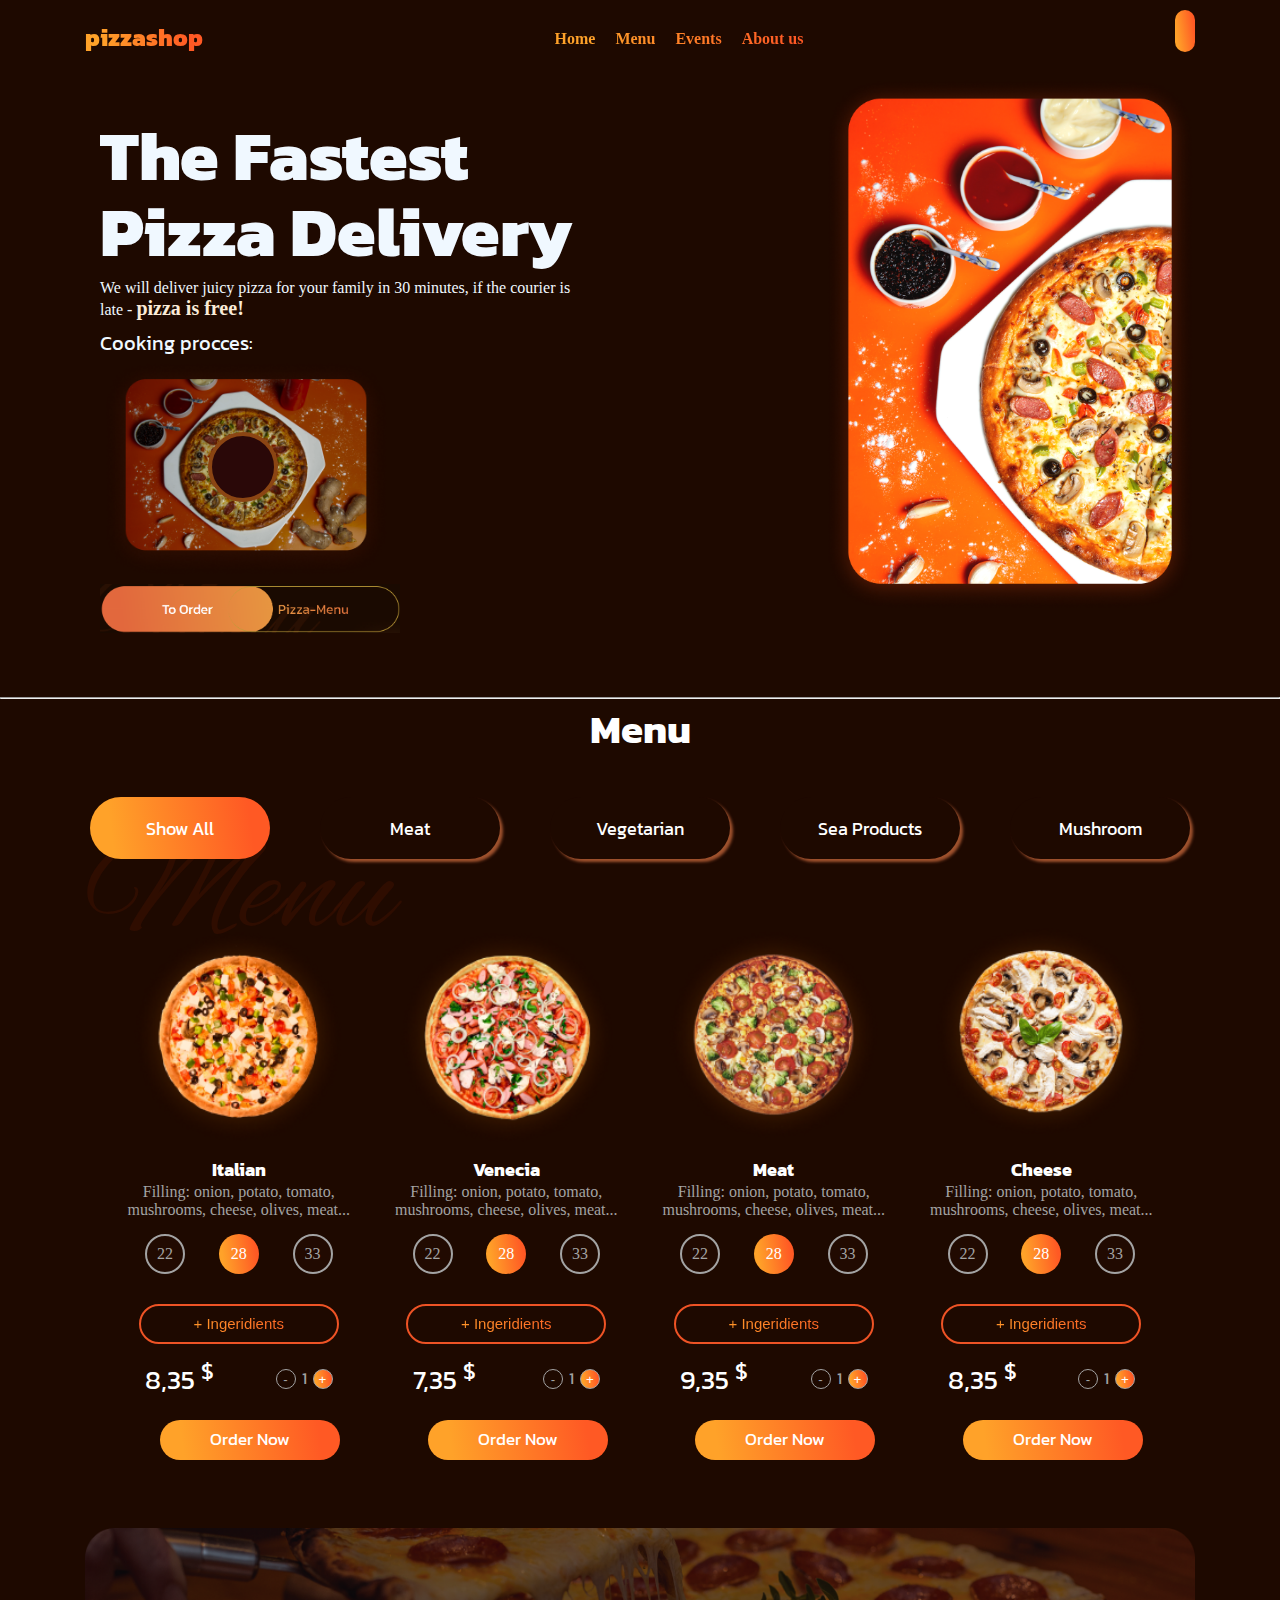
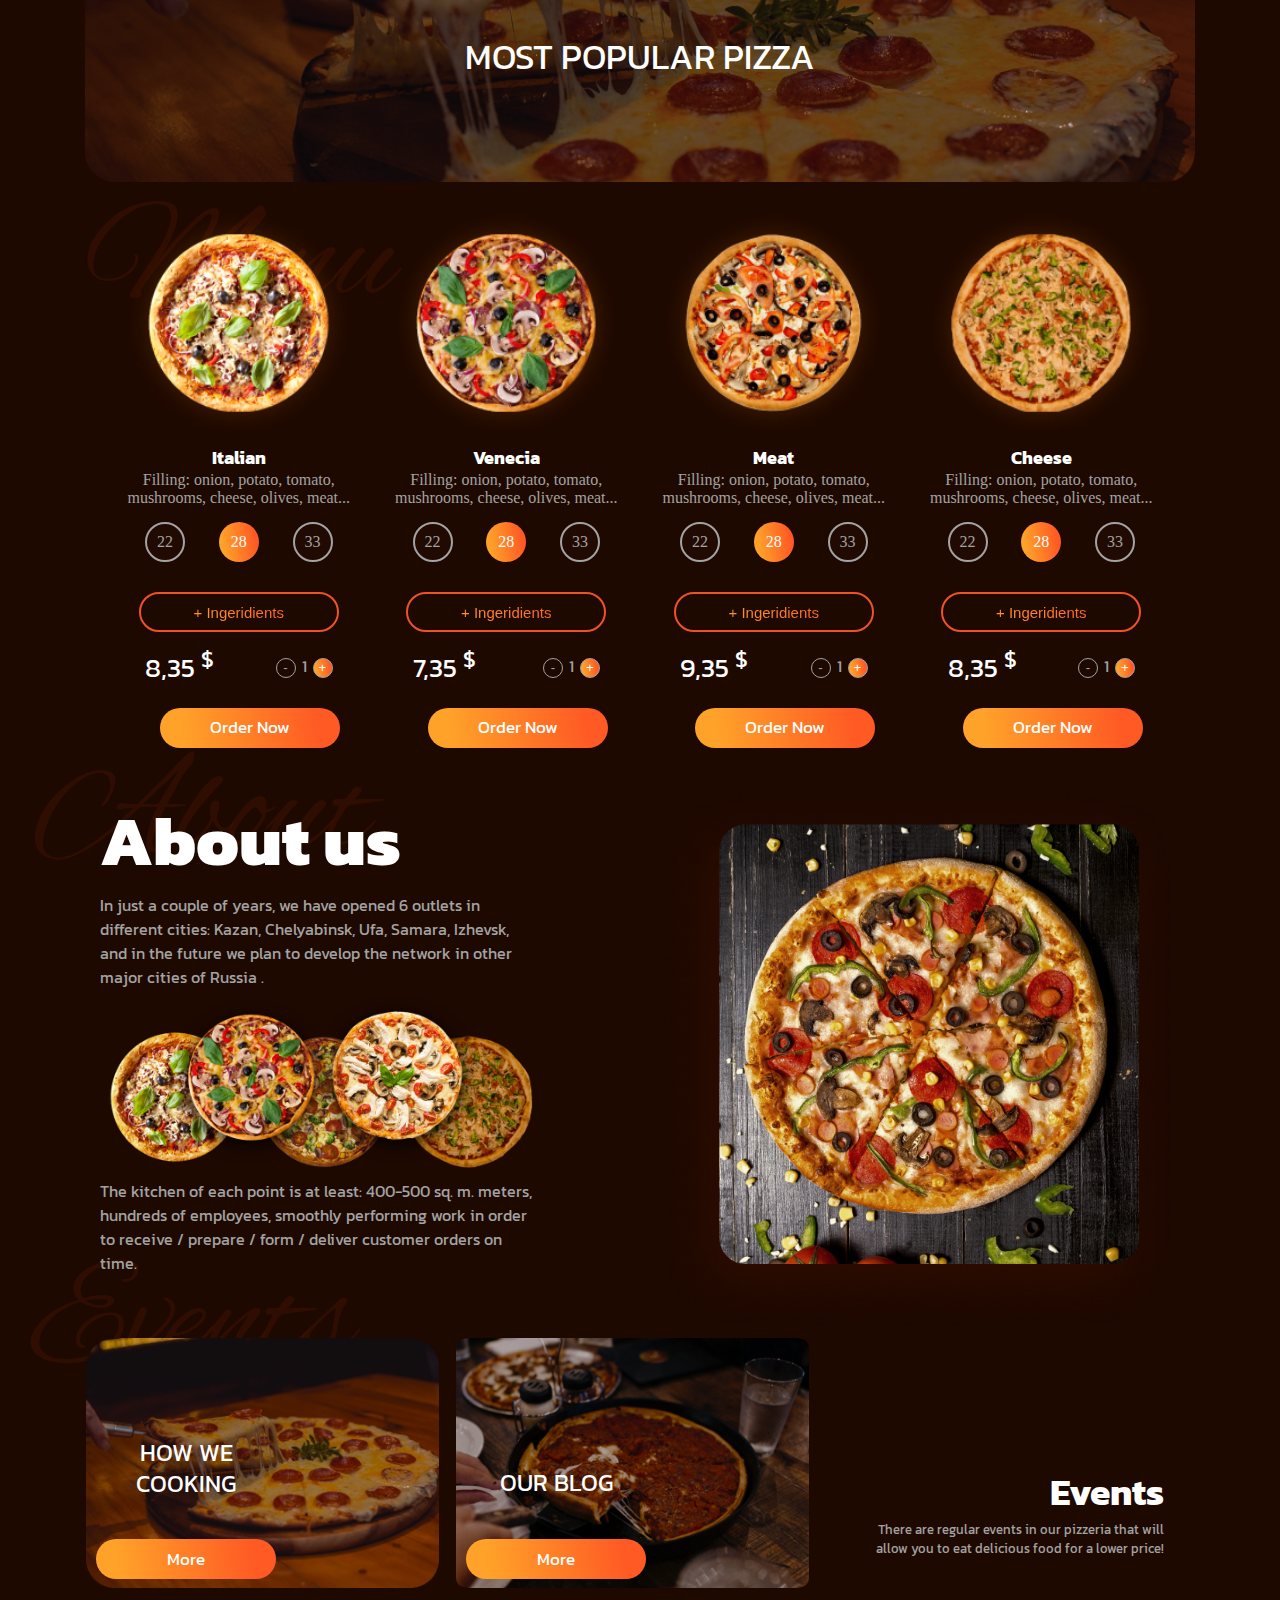
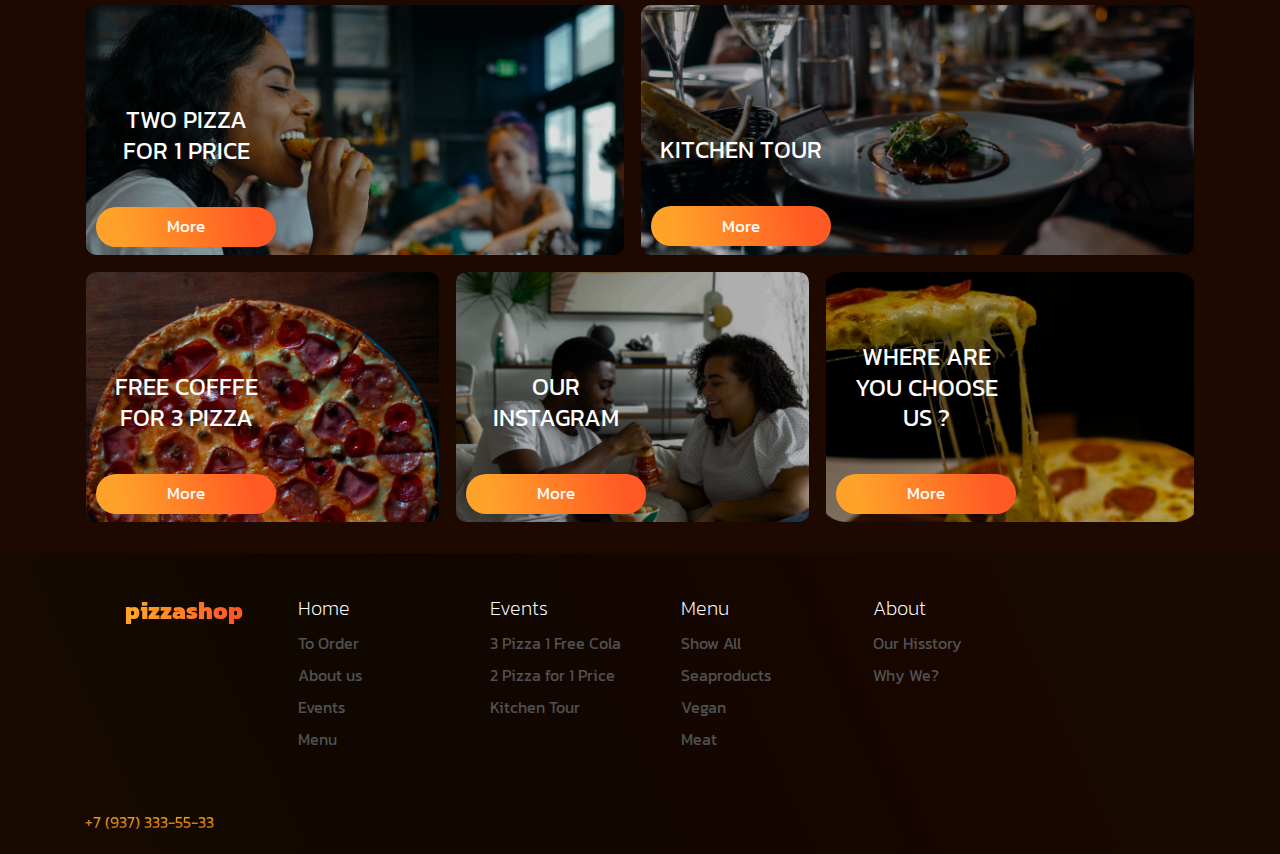
<file: Pizza site🍕/index.html>
<!DOCTYPE html>
<html lang="en">

<head>
  <meta charset="UTF-8" />
  <meta name="viewport" content="width=device-width, initial-scale=1.0" />
  <title>landing - Figma</title>
  <link rel="shortcut icon" href="./images.png" type="image/x-icon">
  <link rel="stylesheet" href="./reset.css" />
  <link rel="stylesheet" href="./style.css" />
  <link rel="stylesheet" href="./layout.css" />
  <link rel="stylesheet" href="https://cdnjs.cloudflare.com/ajax/libs/font-awesome/6.5.2/css/all.min.css"
    integrity="sha512-SnH5WK+bZxgPHs44uWIX+LLJAJ9/2PkPKZ5QiAj6Ta86w+fsb2TkcmfRyVX3pBnMFcV7oQPJkl9QevSCWr3W6A=="
    crossorigin="anonymous" referrerpolicy="no-referrer" />
  <link href="https://fonts.cdnfonts.com/css/mullet" rel="stylesheet" />
  <link rel="preconnect" href="https://fonts.googleapis.com" />
  <link rel="preconnect" href="https://fonts.gstatic.com" crossorigin />
  <link
    href="https://fonts.googleapis.com/css2?family=Kanit:ital,wght@0,100;0,200;0,300;0,400;0,500;0,600;0,700;0,800;0,900;1,100;1,200;1,300;1,400;1,500;1,600;1,700;1,800;1,900&display=swap"
    rel="stylesheet" />
  <link rel="preconnect" href="https://fonts.googleapis.com">
  <link rel="preconnect" href="https://fonts.gstatic.com" crossorigin>
  <link href="https://fonts.googleapis.com/css2?family=Alex+Brush&display=swap" rel="stylesheet">
</head>

<body>
  <nav class="header">
    <div class="container">
      <div class="row j-c-b">
        <div class="logo">
          <span class="pizza">pizzashop</span>
        </div>
        <div class="menu-toggle" id="menu-toggle">
          <span class="bar"></span>
          <span class="bar"></span>
          <span class="bar"></span>
        </div>
        <ul class="d-flex h-list" id="nav-list">
          <li>Home</li>
          <li>Menu</li>
          <li>Events</li>
          <li>About us</li>
          <li>
            <!-- <button class="login text-center">Log in</button> -->
          </li>
        </ul>
        
        <div class="header-right">

          <span class="icon-1">
            <i class="fa-solid fa-bag-shopping"></i>
          </span>
        </div>
      </div>
    </div>
  </nav>
  <section class="sec1">
    <div class="container">
      <div class="row j-c-b reverse">
        <div class="col-lg-8 col-md-8 col-sm-12 info-1">
          <h2 class="text-pizza">
            The Fastest
            <span>
              <i class="fa-solid fa-arrow-right"></i>
            </span>
            <br />Pizza

            <span class="light"><i class="fa-solid fa-bolt"></i></span>
            Delivery
          </h2>
          <p style="margin-block: 10px">
            We will deliver juicy pizza for your family in 30 minutes, if the
            courier is <br />
            late - <span class="pizza2">pizza is free!</span>
          </p>

          <div class="img">
            <p>Cooking procces:</p>
            <img src="./shourav-sheikh-a66sGfOnnqQ-unsplash 1.png" alt="" />
            <div class="div">

              <span>
                <i class="fa-solid fa-play"></i>
              </span>

            </div>
        
        </div>
      <div class="orderbtn">
        <img src="./Screenshot 2024-07-20 203251.png" alt="">
      </div>

         
        </div>
        <div class=" h-100 col-lg-4 col-md-4 col-sm-12 ">
          <img src="./shourav-sheikh-xLfqx4Psf94-unsplash 1.png" alt="" class="r-img">
          <!-- <img src="./pizza 3.png" alt="" class="pizza-icon">
          <img src="./fries 3.png" alt="" class="free-icon"> -->
        </div>
      </div>

    </div>
  </section>
  <hr />
  <section>
    <div class="container">
      <div class="bg-txt">Menu</div>
      <div class="m-b d-flex j-c-b">
        <h2 class="menu ">Menu</h2>
      </div>
      <div class="row list1 ">
        <div class="list1 ">
          <ul class=" row  list">
            <li>
              <input type="button" value="Show All" class="button4" />
            </li>
            <li>
              <input type="button" value="Meat" class="button5" />
            </li>
            <li>
              <input type="button" value="Vegetarian" class="button5" />
            </li>
            <li>
              <input type="button" value="Sea Products" class="button5" />
            </li>
            <li>
              <input type="button" value="Mushroom" class="button5" />
            </li>
          </ul>
        </div>

        <div class="row text-center info-box Menu">
          <div class="col-lg-3 col-md-6 col-sm-12">
            <img src="./pizza.png" alt="">
            <h3>Italian</h3>
            <p>Filling: onion, potato, tomato, mushrooms, cheese, olives, meat...</p>
            <div class="size">
              <p>22</p>
              <p>28</p>
              <p>33</p>
            </div>
            <div class="ingeridents">
              <button type="button">+ Ingeridients</button>
            </div>
            <div class="price">
              <span>8,35 <sup>$</sup></span>
              <div> <button type="button">-</button>
                <span>1</span>
                <button type="button" class="button1">+</button>
              </div>
            </div>
            <input type="button" class="order" value="Order Now" style="text-align: center" />

          </div>
          <div class="col-lg-3 col-md-6 col-sm-12">
            <img src="./1617249653_40-p-pitstsa-na-belom-fone-krasivo-51 1.png" alt="">
            <h3>Venecia</h3>
            <p>Filling: onion, potato, tomato, mushrooms, cheese, olives, meat...</p>
            <div class="size">
              <p>22</p>
              <p>28</p>
              <p>33</p>
            </div>
            <div class="ingeridents">
              <button type="button">+ Ingeridients</button>
            </div>
            <div class="price">
              <span>7,35 <sup>$</sup></span>
              <div> <button type="button">-</button>
                <span>1</span>
                <button type="button" class="button1">+</button>
              </div>
            </div>
            <input type="button" class="order" value="Order Now" style="text-align: center" />

          </div>
          <div class="col-lg-3 col-md-6 col-sm-12">
            <img src="./1617249653_40-p-pitstsa-na-belom-fone-krasivo-51 1 (1).png" alt="">
            <h3>Meat</h3>
            <p>Filling: onion, potato, tomato, mushrooms, cheese, olives, meat...</p>
            <div class="size">
              <p>22</p>
              <p>28</p>
              <p>33</p>
            </div>
            <div class="ingeridents">
              <button type="button">+ Ingeridients</button>
            </div>
            <div class="price">
              <span>9,35 <sup>$</sup></span>
              <div> <button type="button">-</button>
                <span>1</span>
                <button type="button" class="button1">+</button>
              </div>
            </div>
            <input type="button" class="order" value="Order Now" style="text-align: center" />

          </div>
          <div class="col-lg-3 col-md-6 col-sm-12">
            <img src="./1617249653_40-p-pitstsa-na-belom-fone-krasivo-51 1 (2).png" alt="">
            <h3>Cheese</h3>
            <p>Filling: onion, potato, tomato, mushrooms, cheese, olives, meat...</p>
            <div class="size">
              <p>22</p>
              <p>28</p>
              <p>33</p>
            </div>
            <div class="ingeridents">
              <button type="button">+ Ingeridients</button>
            </div>
            <div class="price">
              <span>8,35 <sup>$</sup></span>
              <div> <button type="button">-</button>
                <span>1</span>
                <button type="button" class="button1">+</button>
              </div>
            </div>
            <input type="button" class="order" value="Order Now" style="text-align: center" />

          </div>

        </div>

      </div>
      <div class="pizza-img">
        <div>
          <img src="./Rectangle 13.png" alt="">
        </div>
        <h1>MOST POPULAR PIZZA</h1>
      </div>
      <div class="bg-txt2">Menu</div>
      <div class="row info-box text-center Menu">
        <div class="col-lg-3 col-md-6 col-sm-12">
          <img src="./pizza1.png" alt="">
          <h3>Italian</h3>
          <p>Filling: onion, potato, tomato, mushrooms, cheese, olives, meat...</p>
          <div class="size">
            <p>22</p>
            <p>28</p>
            <p>33</p>
          </div>
          <div class="ingeridents">
            <button type="button">+ Ingeridients</button>
          </div>
          <div class="price">
            <span>8,35 <sup>$</sup></span>
            <div> <button type="button">-</button>
              <span>1</span>
              <button type="button" class="button1">+</button>
            </div>
          </div>
          <input type="button" class="order" value="Order Now" style="text-align: center" />

        </div>
        <div class="col-lg-3 col-md-6 col-sm-12">
          <img src="./pizza2.png" alt="">
          <h3>Venecia</h3>
          <p>Filling: onion, potato, tomato, mushrooms, cheese, olives, meat...</p>
          <div class="size">
            <p>22</p>
            <p>28</p>
            <p>33</p>
          </div>
          <div class="ingeridents">
            <button type="button">+ Ingeridients</button>
          </div>
          <div class="price">
            <span>7,35 <sup>$</sup></span>
            <div> <button type="button">-</button>
              <span>1</span>
              <button type="button" class="button1">+</button>
            </div>
          </div>
          <input type="button" class="order" value="Order Now" style="text-align: center" />

        </div>
        <div class="col-lg-3 col-md-6 col-sm-12">
          <img src="./pizza3.png" alt="">
          <h3>Meat</h3>
          <p>Filling: onion, potato, tomato, mushrooms, cheese, olives, meat...</p>
          <div class="size">
            <p>22</p>
            <p>28</p>
            <p>33</p>
          </div>
          <div class="ingeridents">
            <button type="button">+ Ingeridients</button>
          </div>
          <div class="price">
            <span>9,35 <sup>$</sup></span>
            <div> <button type="button">-</button>
              <span>1</span>
              <button type="button" class="button1">+</button>
            </div>
          </div>
          <input type="button" class="order" value="Order Now" style="text-align: center" />

        </div>
        <div class="col-lg-3 col-md-6 col-sm-12">
          <img src="./pizza4.png" alt="">
          <h3>Cheese</h3>
          <p>Filling: onion, potato, tomato, mushrooms, cheese, olives, meat...</p>
          <div class="size">
            <p>22</p>
            <p>28</p>
            <p>33</p>
          </div>
          <div class="ingeridents">
            <button type="button">+ Ingeridients</button>
          </div>
          <div class="price">
            <span>8,35 <sup>$</sup></span>
            <div> <button type="button">-</button>
              <span>1</span>
              <button type="button" class="button1">+</button>
            </div>
          </div>
          <input type="button" class="order" value="Order Now" style="text-align: center" />

        </div>

      </div>
    </div>
    <div class="container">
      <div class="row Menu">
        <div class="bg-txt3">About</div>
        <div class="about-us">
          <div class="col-lg-5">
            <h2>About us</h2>
            <p>In just a couple of years, we have opened 6 outlets in different cities: Kazan, Chelyabinsk, Ufa, Samara,
              Izhevsk, and in the future we plan to develop the network in other major cities of Russia .</p>


            <img src="./pizzas.png" alt="">
            <p>The kitchen of each point is at least: 400-500 sq. m. meters, hundreds of employees, smoothly performing
              work in order to receive / prepare / form / deliver customer orders on time.</p>
          </div>
          <div class="col-lg-6">
            <img src="./pizzaimg.png" alt="" class="img2">
          </div>

        </div>
      </div>
    </div>
  </section>
  <section class="events">
    <div class="bg-txt4">Events</div>

    <div class="container">
      <div class="row ">
        
        <div class="grid-container">
          <div class="grid-item">
              <img src="./Rectangle 10.png" alt="">
              <div class="item-1">
                <p>HOW WE COOKING</p>
                <br>
                <input type="button" class="more" value="More" style="text-align: center" />
              </div>
          </div>
          <div class="grid-item">
              <img src="./Rectangle 11.png" alt="">
              <div class="item-1 item-2">
                <p>OUR BLOG</p>
                <br>
                <input type="button" class="more" value="More" style="text-align: center" />
              </div>
          </div>
          <div class="grid-item g-item3">
             <div>
              <h3>Events</h3>
              <p>There are regular events in our pizzeria that will allow you to eat delicious food for a lower price!</p>
             </div>
          </div>
          <div class="grid-item">
              <img src="./alex-haney-CAhjZmVk5H4-unsplash 1.png" alt="">
              <div class="item-1">
                <p>TWO PIZZA FOR 1 PRICE</p>
                <br>
                <input type="button" class="more" value="More" style="text-align: center" />
              </div>

          </div>
          <div class="grid-item">
              <img src="./Rectangle 9.png" alt="">
              <div class="item-1 item-2">
                <p>KITCHEN TOUR</p>
                <br>
                <input type="button" class="more" value="More" style="text-align: center" />
              </div>
          </div>
          <div class="grid-item">
              <img src="./Rectangle 10 (3).png" alt="">
              <div class="item-1">
                <p>FREE COFFFE FOR 3 PIZZA</p>
                <br>
                <input type="button" class="more" value="More" style="text-align: center" />
              </div>
          </div>
          <div class="grid-item">
              <img src="./Rectangle 11 (1).png" alt="">
              <div class="item-1">
                <p>OUR INSTAGRAM</p>
                <br>
                <input type="button" class="more" value="More" style="text-align: center" />
              </div>
          </div>
          <div class="grid-item">
              <img src="./Rectangle 12.png" alt="">
              <div class="item-1 item-3">
                <p>WHERE ARE YOU CHOOSE US ?</p>
                <br>
                <input type="button" class="more" value="More" style="text-align: center" />
              </div>
          </div>
    
      </div>  

      </div>
    </div>
  </section>
  <footer>
    <div class="container">
      <div class="row final">
        <div class="logo">
          <span class="pizza col-lg-2 col-md-4 col-xs-12">pizzashop</span>
        </div>
          <div class="col-lg-2 col-md-4 col-xs-6">
            <ul>
              <li>Home</li>
              <li>To Order</li>
              <li>About us</li>
              <li>Events</li>
              <li>Menu</li>
  
            </ul>
          </div>
          <div class="col-lg-2 col-md-4 col-xs-4">
            <ul>
              <li>Events</li>
              <li>3 Pizza 1 Free Cola</li>
              <li> 2 Pizza for 1 Price </li>
              <li>Kitchen Tour</li>
            </ul>
          </div>
          <div class="col-lg-2 col-md-4 col-xs-4">
            <ul>
              <li>Menu</li>
              <li>Show All</li>
              <li>Seaproducts</li>
              <li>Vegan</li>
              <li>Meat</li>
            </ul>
          </div>
          <div class="col-lg-2 col-md-4 col-xs-4">
            <ul>
              <li>About</li>
              <li>Our Hisstory</li>
              <li>Why We? </li>
            </ul>
          </div>
        </div>
        <div class="row  call">
          <div class="div1"> +7 (937) 333-55-33</div>
          <div class="div2">
            <i class="fa-brands fa-instagram"></i>
            <i class="fa-brands fa-twitter"></i>
            <i class="fa-brands fa-facebook"></i>
          </div>
              </div>

    </div>
   
  </footer>



  <script>document.addEventListener('DOMContentLoaded', () => {
    const menuToggle = document.getElementById('menu-toggle');
    const navList = document.getElementById('nav-list');
  
    menuToggle.addEventListener('click', () => {
      navList.classList.toggle('active');
    });
  });
  </script>


<script src="./main.js"></script>
</body>

</html>
</file>
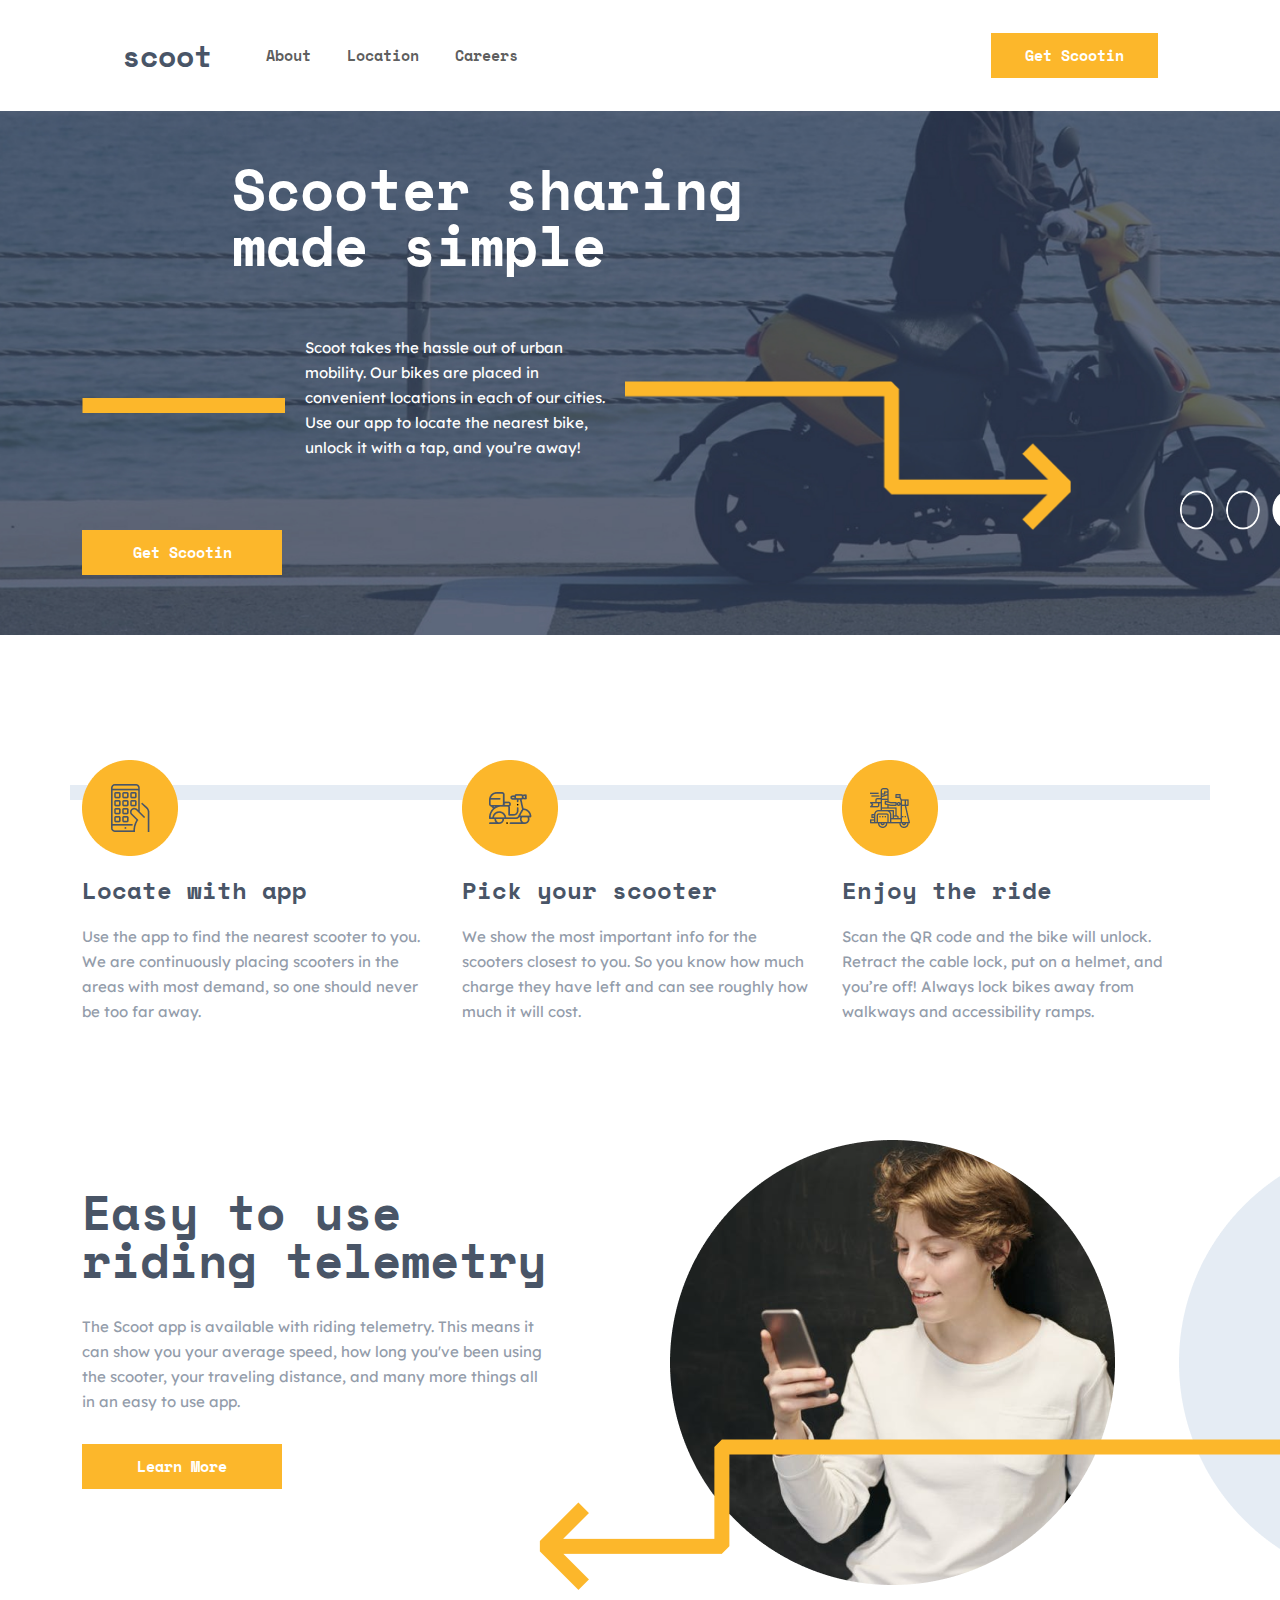
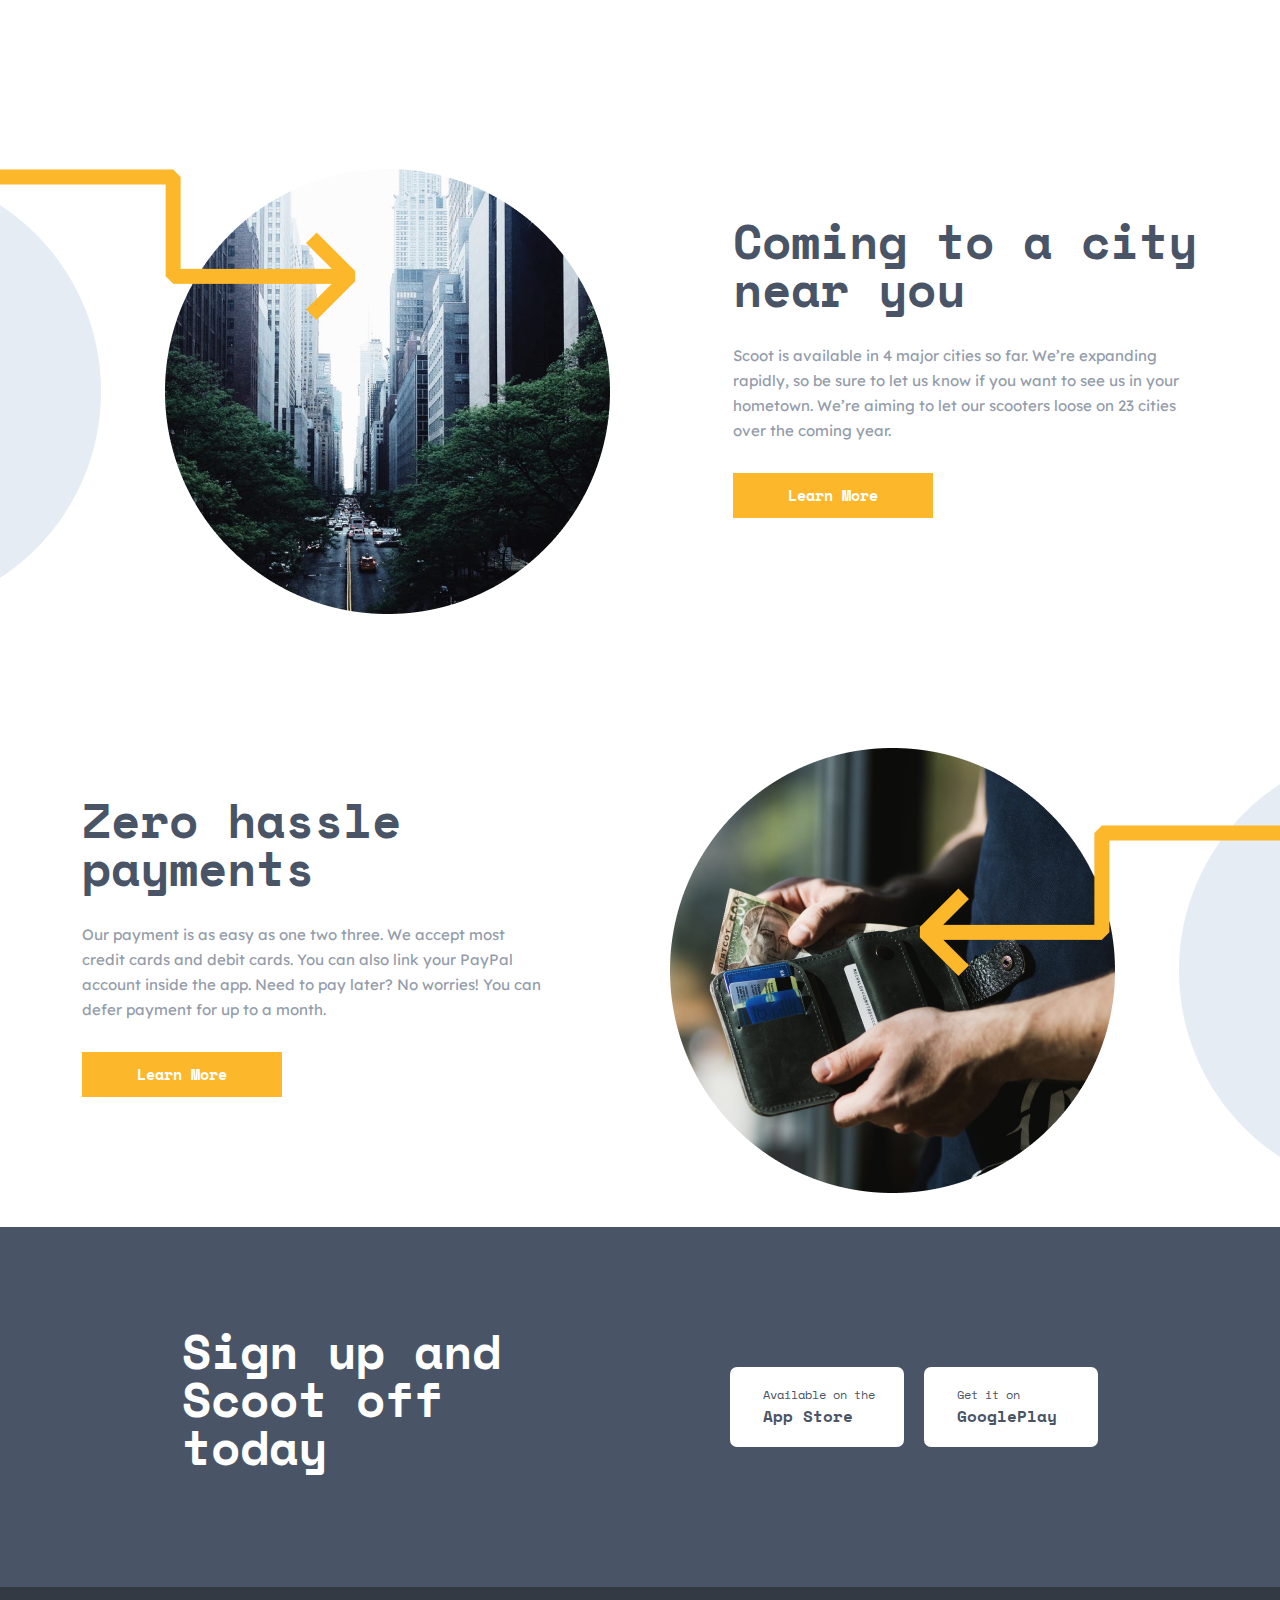
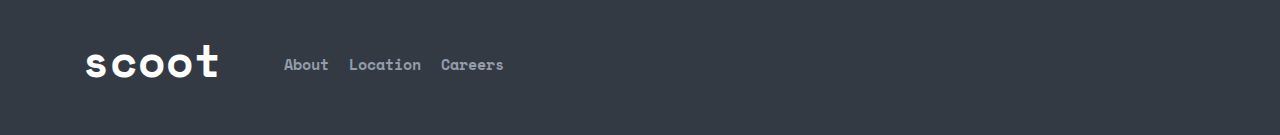
<file: Scoot site/index.html>
<!DOCTYPE html>
<html lang="en">

<head>
    <meta charset="UTF-8">
    <meta name="viewport" content="width=device-width, initial-scale=1.0">
    <title>Document</title>
    <link href="https://cdn.jsdelivr.net/npm/bootstrap@5.3.3/dist/css/bootstrap.min.css" rel="stylesheet"
        integrity="sha384-QWTKZyjpPEjISv5WaRU9OFeRpok6YctnYmDr5pNlyT2bRjXh0JMhjY6hW+ALEwIH" crossorigin="anonymous">
    <link href="https://fonts.googleapis.com/css2?family=Space+Mono:ital,wght@0,400;0,700;1,400;1,700&display=swap"
        rel="stylesheet">
    <link href="https://fonts.googleapis.com/css2?family=Lexend+Deca:wght@100..900&display=swap" rel="stylesheet">
    <link rel="stylesheet" href="https://cdnjs.cloudflare.com/ajax/libs/font-awesome/6.6.0/css/all.min.css"
        integrity="sha512-Kc323vGBEqzTmouAECnVceyQqyqdsSiqLQISBL29aUW4U/M7pSPA/gEUZQqv1cwx4OnYxTxve5UMg5GT6L4JJg=="
        crossorigin="anonymous" referrerpolicy="no-referrer" />
    <link rel="stylesheet" href="responsive.css">
    <link rel="stylesheet" href="./style.css">
</head>

<body>
    <header>
        <div class="container">
            <div class="row navbar-menu">
                <nav class="navbar navbar-expand-lg ">
                    <div class="container-fluid">
                        <a class="navbar-brand logo" href="#">scoot</a>
                        <button class="navbar-toggler" type="button" data-bs-toggle="collapse"
                            data-bs-target="#navbarNav" aria-controls="navbarNav" aria-expanded="false"
                            aria-label="Toggle navigation">
                            <span class="navbar-toggler-icon"></span>
                        </button>
                        <div class="collapse navbar-collapse" id="navbarNav">
                            <ul class="navbar-nav nav-list">
                                <li class="nav-item">
                                    <a class="nav-link " aria-current="page" href="./about.html">About</a>
                                </li>
                                <li class="nav-item">
                                    <a class="nav-link" href="./location.html">Location</a>
                                </li>
                                <li class="nav-item">
                                    <a class="nav-link" href="./careers.html">Careers</a>
                                </li>

                            </ul>
                            <button type="submit" class="submit-btn">Get Scootin</button>
                        </div>
                    </div>
                </nav>
            </div>
        </div>
    </header>

    <section class="bg-img">
        <div class="container ">
            <div class="row scoot-info">
                <div class="col-lg-12">
                    <h3 class="header col-lg-6">
                        Scooter sharing made simple
                    </h3>
                    <div class="div d-flex justify-contect-center align-items-center">
                        <img src="./img/Path 2.png" alt="" class="path2">
                        <div class="txt1">
                            <p class="scoot-p">Scoot takes the hassle out of urban mobility. Our bikes are placed in
                                convenient locations in each of our cities. Use our app to locate the nearest bike,
                                unlock it with a tap, and you’re away!</p>
                        </div>
                        <img src="./img/Group 8 Copy (1).png" alt="" class="group-img">
                        <img src="./img/Group 26.png" alt="" class="slider-button">
                    </div>
                    <button type="submit" class="submit-btn">Get Scootin</button>

                </div>
            </div>
        </div>
    </section>

    <section class="line">
        <div class="container">
            <div class="row info-boxes">
                <div class="col-lg-4 col-md-6 col-sm-12 info-box">
                    <img src="./img/Group 8.png" alt="">
                    <h3>Locate with app</h3>
                    <p>Use the app to find the nearest scooter to you. We are continuously placing scooters in the areas
                        with most demand, so one should never be too far away.</p>
                </div>
                <div class="col-lg-4 col-md-6 col-sm-12 info-box">
                    <img src="./img/Group 9.png" alt="">
                    <h3>Pick your scooter</h3>
                    <p>We show the most important info for the scooters closest to you. So you know how much charge they
                        have left and can see roughly how much it will cost.</p>
                </div>
                <div class="col-lg-4 col-md-6 col-sm-12 info-box">
                    <img src="./img/Group 10.png" alt="">
                    <h3>Enjoy the ride</h3>
                    <p>Scan the QR code and the bike will unlock. Retract the cable lock, put on a helmet, and you’re
                        off! Always lock bikes away from walkways and accessibility ramps.</p>
                </div>
            </div>
        </div>
    </section>

    <section class=" circle-sec">
        <div class="container">
            <div class="row">
                <div class="about-us d-flex flex-wrap">
                    <div class="col-lg-5 mt-5">
                        <h3 class="header2">
                            Easy to use riding telemetry
                        </h3>
                        <p>The Scoot app is available with riding telemetry. This means it can show you your average
                            speed, how long you've been using the scooter, your traveling distance, and many more things
                            all in an easy to use app.</p>
                        <button type="submit" class="submit-btn"> Learn More</button>
                    </div>
                    <div class="col-lg-7">
                        <img src="./img/Group 15.png" alt="" class="img1">
                    </div>
                </div>
                <div class="about-us d-flex flex-wrap flex-row-reverse ">
                    <div class="col-lg-5 mt-5">
                        <h3 class="header2">
                            Coming to a city near you
                        </h3>
                        <p>Scoot is available in 4 major cities so far. We’re expanding rapidly, so be sure to let us
                            know if you want to see us in your hometown. We’re aiming to let our scooters loose on 23
                            cities over the coming year.</p>
                        <button type="submit" class="submit-btn"> Learn More</button>
                    </div>
                    <div class="col-lg-7">
                        <img src="./img/Group 14.png" alt="" class="img2">
                    </div>
                </div>
                <div class="about-us d-flex flex-wrap">
                    <div class="col-lg-5 mt-5">
                        <h3 class="header2">
                            Zero hassle payments
                        </h3>
                        <p>Our payment is as easy as one two three. We accept most credit cards and debit cards. You can
                            also link your PayPal account inside the app. Need to pay later? No worries! You can defer
                            payment for up to a month.</p>
                        <button type="submit" class="submit-btn"> Learn More</button>
                    </div>
                    <div class="col-lg-7">
                        <img src="./img/Group 18.png" alt="" class="img1">
                    </div>
                </div>
            </div>
        </div>
    </section>



    <footer>
        <div class="container">
            <div class="row footer-info ">
                <div class="col-lg-5 first-text">
                    <p>Sign up and Scoot off today</p>
                </div>
                <div class="col-lg-5 d-flex second-btn">
                    <a href="https://www.apple.com/app-store/" class="app-store-button">
                        <i class="fa-brands fa-apple apple-logo"></i>

                        <div class="text-container">
                            <span class="available-text">Available on the</span>
                            <span class="app-store-text">App Store</span>
                        </div>
                    </a>

                    <a href="https://play.google.com/store/games?device=windows" class="app-store-button">
                        <i class="fa-brands fa-google-play apple-logo"></i>

                        <div class="text-container">
                            <span class="available-text">Get it on</span>
                            <span class="app-store-text">GooglePlay</span>
                        </div>
                    </a>

                </div>
            </div>
        </div>
        <div class="end ">
            <div class="container">
                <div class="row ">
                    <div class="end d-flex ">
                        <div class="end-left d-flex flex-wrap">
                            <div class="logo2">
                                scoot
                            </div>
                            <ul class="d-flex">
                                <li>About</li>
                                <li>Location</li>
                                <li>Careers</li>
                            </ul>
                        </div>
                        <div class="icons d-flex">
                            <i class="fa-brands fa-square-facebook"></i>
                            <i class="fa-brands fa-twitter"></i>
                            <i class="fa-brands fa-instagram"></i>
                        </div>
                    </div>


                </div>
            </div>
    </footer>

    <script src="https://cdn.jsdelivr.net/npm/bootstrap@5.3.3/dist/js/bootstrap.bundle.min.js"
        integrity="sha384-YvpcrYf0tY3lHB60NNkmXc5s9fDVZLESaAA55NDzOxhy9GkcIdslK1eN7N6jIeHz"
        crossorigin="anonymous"></script>
</body>

</html>
</file>
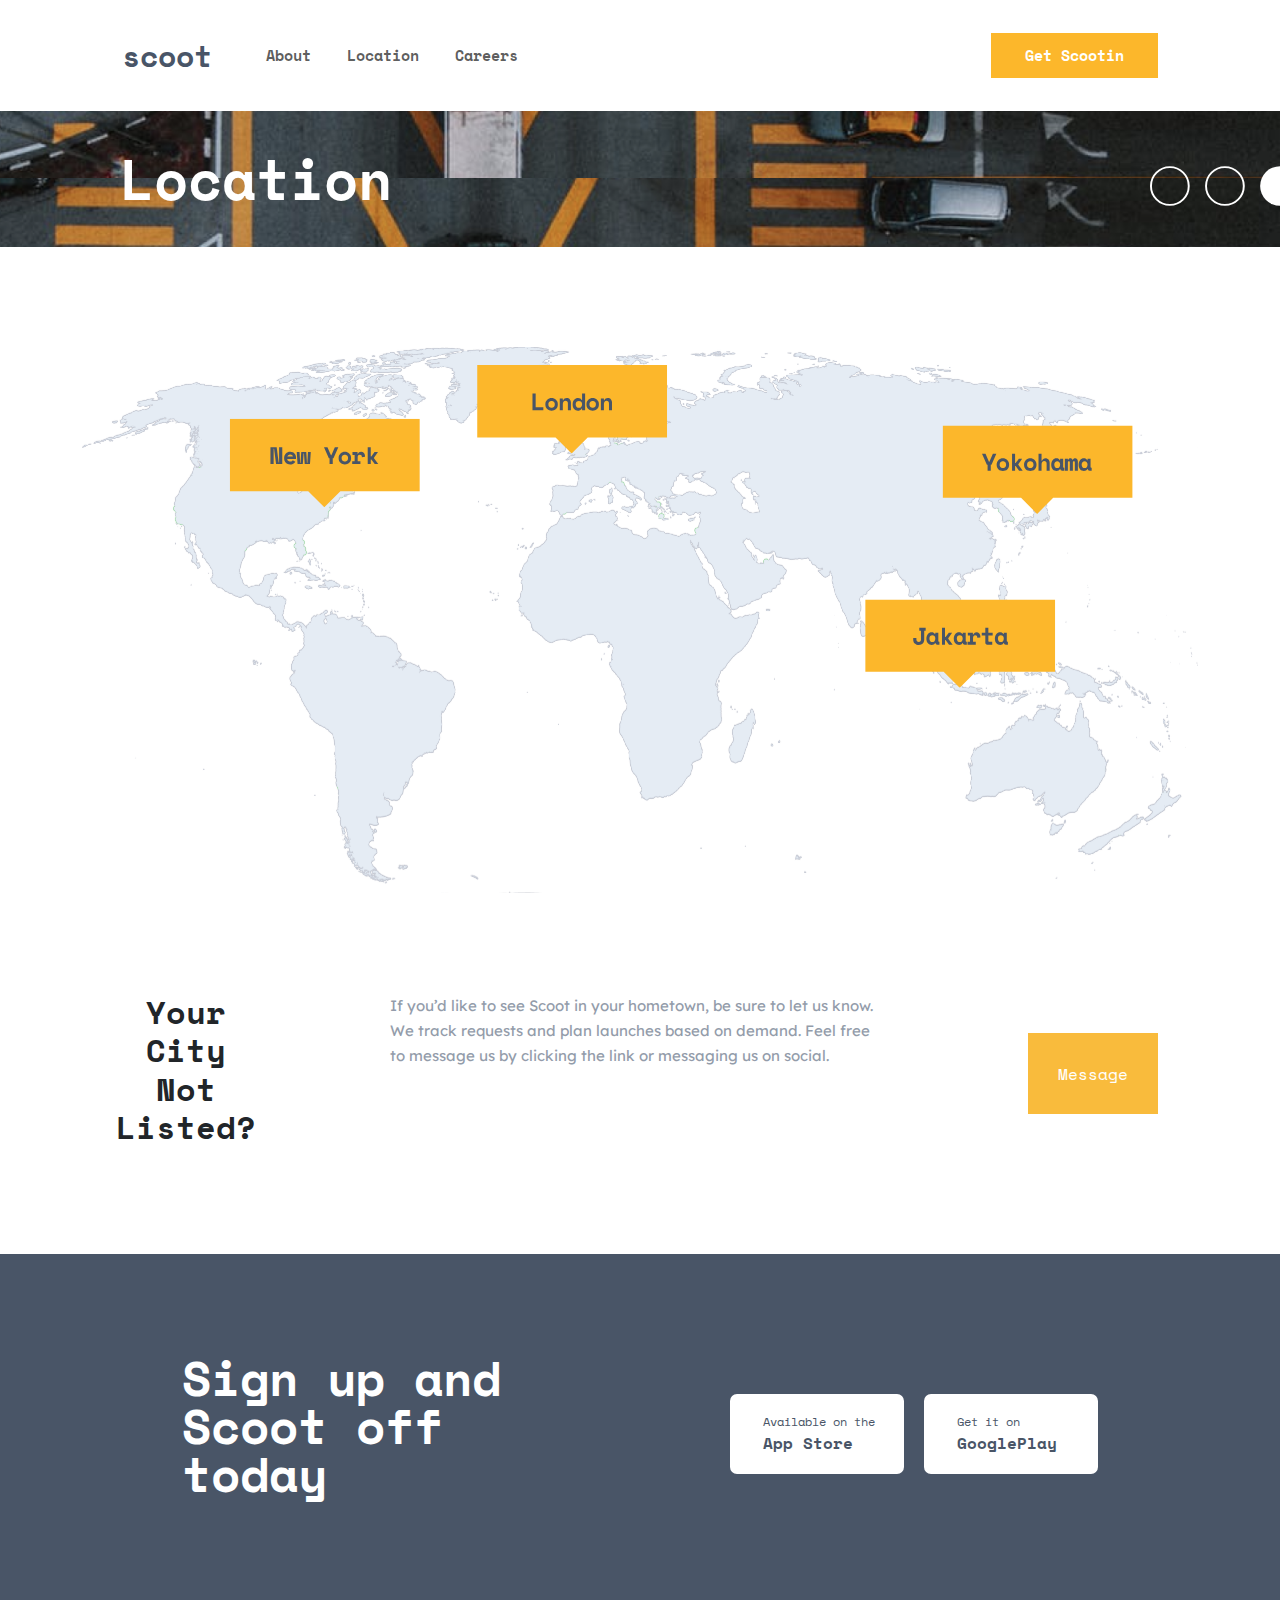
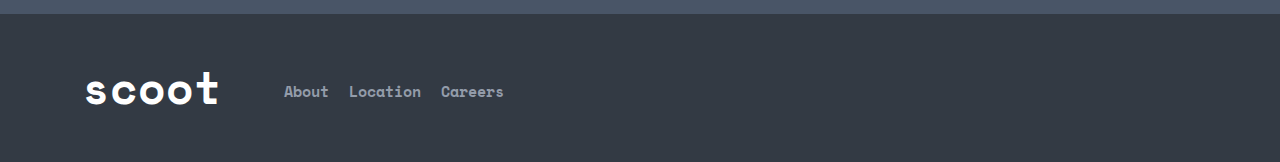
<file: Scoot site/location.html>
<!DOCTYPE html>
<html lang="en">
<head>
    <meta charset="UTF-8">
    <meta name="viewport" content="width=device-width, initial-scale=1.0">
    <title>Document</title>
    <link href="https://cdn.jsdelivr.net/npm/bootstrap@5.3.3/dist/css/bootstrap.min.css" rel="stylesheet"
    integrity="sha384-QWTKZyjpPEjISv5WaRU9OFeRpok6YctnYmDr5pNlyT2bRjXh0JMhjY6hW+ALEwIH" crossorigin="anonymous">
    <link href="https://fonts.googleapis.com/css2?family=Space+Mono:ital,wght@0,400;0,700;1,400;1,700&display=swap"
    rel="stylesheet">
    <link href="https://fonts.googleapis.com/css2?family=Lexend+Deca:wght@100..900&display=swap" rel="stylesheet">
    <link rel="stylesheet" href="https://cdnjs.cloudflare.com/ajax/libs/font-awesome/6.6.0/css/all.min.css"
    integrity="sha512-Kc323vGBEqzTmouAECnVceyQqyqdsSiqLQISBL29aUW4U/M7pSPA/gEUZQqv1cwx4OnYxTxve5UMg5GT6L4JJg=="
    crossorigin="anonymous" referrerpolicy="no-referrer" />
    <link rel="stylesheet" href="responsive.css">
    <link rel="stylesheet" href="./style.css">
</head>
<body>


    <header>
        <div class="container">
            <div class="row navbar-menu">
                <nav class="navbar navbar-expand-lg ">
                    <div class="container-fluid">
                        <a class="navbar-brand logo" href="#">scoot</a>
                        <button class="navbar-toggler" type="button" data-bs-toggle="collapse"
                            data-bs-target="#navbarNav" aria-controls="navbarNav" aria-expanded="false"
                            aria-label="Toggle navigation">
                            <span class="navbar-toggler-icon"></span>
                        </button>
                        <div class="collapse navbar-collapse" id="navbarNav">
                            <ul class="navbar-nav nav-list">
                                <li class="nav-item">
                                    <a class="nav-link " aria-current="page" href="./about.html">About</a>
                                </li>
                                <li class="nav-item">
                                    <a class="nav-link" href="./index.html">Location</a>
                                </li>
                                <li class="nav-item">
                                    <a class="nav-link" href="./careers.html" >Careers</a>
                                </li>
                                <li class="nav-item">
                                    <a class="nav-link "></a>
                                </li>
                            </ul>
                            <button type="submit" class="submit-btn">Get Scootin</button>
                        </div>
                    </div>
                </nav>
            </div>
        </div>
    </header>



    <section class="background-img2">
        <div class="about-logo">Location</div>
        <img src="./img/Group 26.svg" alt="" class="absolut">
    </section>  


    <section class="img-sec">
    <div class="container">
        <div class="row">
        <img src="./img/Group 7.svg" alt="">

        </div>
    </div>    
    </section>

    <section>
       <div class="container">
        <div class="row">
            <div class="loc-text text-center d-flex justify-contect-between">
                <h2>
                    Your City Not Listed?
                </h2>
                <p>If you’d like to see Scoot in your hometown, be sure to let us know. We track requests and plan launches based on demand. Feel free to message us by clicking the link or messaging us on social.</p>
                <button >Message</button>
               </div>
        </div>
       </div>
    </section>

    <footer>
        <div class="container">
            <div class="row footer-info ">
                <div class="col-lg-5 first-text">
                    <p>Sign up and Scoot off today</p>
                </div>
                <div class="col-lg-5 d-flex second-btn">
                    <a href="https://www.apple.com/app-store/" class="app-store-button">
                        <i class="fa-brands fa-apple apple-logo"></i>

                        <div class="text-container">
                            <span class="available-text">Available on the</span>
                            <span class="app-store-text">App Store</span>
                        </div>
                    </a>

                    <a href="https://play.google.com/store/games?device=windows" class="app-store-button">
                        <i class="fa-brands fa-google-play apple-logo"></i>

                        <div class="text-container">
                            <span class="available-text">Get it on</span>
                            <span class="app-store-text">GooglePlay</span>
                        </div>
                    </a>

                </div>
            </div>
        </div>
        <div class="end ">
            <div class="container">
                <div class="row ">
                    <div class="end d-flex ">
                        <div class="end-left d-flex flex-wrap">
                            <div class="logo2">
                                scoot
                            </div>
                            <ul class="d-flex">
                                <li>About</li>
                                <li>Location</li>
                                <li>Careers</li>
                            </ul>
                        </div>
                        <div class="icons d-flex">
                            <i class="fa-brands fa-square-facebook"></i>
                            <i class="fa-brands fa-twitter"></i>
                            <i class="fa-brands fa-instagram"></i>
                        </div>
                    </div>


                </div>
            </div>
    </footer>


    <script src="https://cdn.jsdelivr.net/npm/bootstrap@5.3.3/dist/js/bootstrap.bundle.min.js"
    integrity="sha384-YvpcrYf0tY3lHB60NNkmXc5s9fDVZLESaAA55NDzOxhy9GkcIdslK1eN7N6jIeHz"
    crossorigin="anonymous"></script>
</body>
</file>
<file: Pizza site🍕/style.css>
* {
  margin: 0;
  padding: 0;
  box-sizing: border-box;
}
body {
  background-color: #1e0900;
}
.header {
  padding: 20px;
  display: flex;
  justify-content: space-between;
  align-items: center;
  flex-wrap: wrap;
}

.container {
  width: 100%;
}

.d-flex {
  display: flex;
}

.pizza {
  background: linear-gradient(261.69deg, #FF5924 12.12%, #FFA229 86.72%);
  -webkit-background-clip: text;
  -webkit-text-fill-color: transparent;
  font-family: Kanit;
  font-size: 24px;
  font-weight: 800;
  text-align: left;
  cursor: pointer;
}

.h-list {
  padding-block: 10px;
  background: linear-gradient(261.69deg, #FF5924 12.12%, #FFA229 86.72%);
  -webkit-background-clip: text;
  -webkit-text-fill-color: transparent;
  font-weight: 900;
  gap: 20px;
  cursor: pointer;
  list-style: none;
  margin: 0;
}

.h-list li {
  display: inline;
}

.login {
  background: linear-gradient(261.69deg, #FF5924 12.12%, #FFA229 86.72%);
  border-radius: 30px;
  color: #fff;
  width: 100px;
  height: 40px;
  font-family: Kanit;
  font-size: 14px;
  font-weight: 500;
  text-align: center;
  margin-right: 20px;
  cursor: pointer;
}
.r-img{
  position: relative; 
  z-index: 1;
}
.pizza-icon,.free-icon{
position: absolute;
  width: 200px;
  height: 200px;
}
.pizza-icon{
  top: 0;
right: -60px;

}
.free-icon{
  bottom: 34px;
  right: 245px;
}
.icon-1 {
  background: linear-gradient(261.69deg, #FF5924 12.12%, #FFA229 86.72%);
  color: #fff;
  font-size: 20px;
  padding: 10px;
  border-radius: 20px;
  cursor: pointer;
}

/* Hamburger menyu */
.menu-toggle {
  display: none;
  flex-direction: column;
  cursor: pointer;
}

.menu-toggle .bar {
  background-color: #FF5924;
  height: 3px;
  width: 25px;
  margin: 3px 0;
  transition: 0.3s;
}
.list1{
  margin-inline: -15px !important;
  display: math !important;
}
.list1 ul{
  justify-content: center;
}
@media (max-width: 768px) {
  .header {
    flex-direction: column;
    align-items: flex-start;
  }

  .h-list {
    display: none;
    flex-direction: column;
    width: 100%;
    text-align: left;
  }

  .h-list.active {
    display: flex;
  }

  .h-list li {
    margin: 10px 0;
    font-size: 18px;
  }

  .login {
    width: 100%;
    margin-top: 10px;
    text-align: center;
  }

  .icon-1 {
    margin-top: 10px;
  }

  .menu-toggle {
    display: flex;
  }
}

.text-pizza {
  font-family: Kanit;
  font-size: 69.17px;
  font-weight: 800;
  line-height: 75.74px;
  text-align: left;
}
.img { width: 292px;;
  position: relative;
}
.img .div {
  position: absolute;
  top: 102px;
  left: 108px;
}
.text-pizza .light {
  background: #fff738;
  background: linear-gradient(to right, #fff738 0%, #ee5325 100%);
  -webkit-background-clip: text;
  -webkit-text-fill-color: transparent;
}

.div {
  display: flex;
  justify-content: center;
  align-items: center;
  background-color: rgb(42, 8, 8);
  border: 4px solid saddlebrown;
  width: 70px;
  height: 70px;
  border-radius: 40px;
  -webkit-border-radius: 40px;
  -moz-border-radius: 40px;
  -ms-border-radius: 40px;
  -o-border-radius: 40px;
}

.img p {
  font-family: Kanit;
  font-size: 19.56px;
  font-weight: 400;
  line-height: 26.6px;
  text-align: left;
}

.info-1 {
  color: aliceblue;
  padding-top: 40px !important;
}
/* .button2 {
  width: 229.93px;
  height: 62px;
  top: 771px;
  left: 130px;
  color: #fff;
  font-size: 18px;
  font-family: Kanit;
  gap: 0px;
  border-radius: 100px;
  border: none;
  background: linear-gradient(261.48deg, #fe9c1c -17.13%, #ff5e2a 86.76%);
  position: absolute;
  left: 180px;
  cursor: pointer;
}

.button3 {
  background-color: #1e0900;
  width: 229.93px;
  background: #fff738;
  background: linear-gradient(261.69deg, #FF5924 12.12%, #FFA229 86.72%);
  -webkit-background-clip: text;
  -webkit-text-fill-color: transparent;
  font-size: 18px;
  font-weight: 400;
  height: 62px;
  top: 771px;
  left: 130px;
  gap: 0px;
  font-family: Kanit;
  border-top: 1px solid rgb(202, 155, 12);
  border-right: 1px solid rgb(202, 155, 12);
  border-bottom: 1px solid rgb(202, 155, 12);
  border-left: none;
  border-radius: 100px ;
  position: absolute;
  left: 350px;
  cursor: pointer;
} */
.orderbtn{
  width: 300px;
  margin-bottom: 30px;
  cursor: pointer;
}
.sec1{
  margin-bottom: 30px;
}


.pizza2 {
  color: antiquewhite;
  font-weight: 600;
  font-size: 20px;
}

.menu {
  margin-inline: auto;
  color: #fff;
  font-family: Kanit;
  font-size: 40px;
}


.list {
  display: flex;
  justify-content: space-between;
  gap: 50px;
  margin-top: 20px;
  align-content: flex-start;
}
.button4 {
  width: 180px;
  height: 62px;
  top: 771px;
  left: 130px;
  color: #fff;
  font-size: 18px;
  font-family: Kanit;
  border-radius: 100px;
  border: none;
  background: linear-gradient(261.69deg, #FF5924 12.12%, #FFA229 86.72%);
  cursor: pointer;
}

.button5 {
  width: 180px;
  height: 62px;
  top: 771px;
  left: 130px;
  color: #fff;
  font-size: 18px;
  font-family: Kanit;
  gap: 0px;
  border-radius: 100px;
  border: none;
  box-shadow: 3px 3px 3px sienna;
  background-color: #1e0900;
  cursor: pointer;
}

h3{
    color: #fff;
}

.size{
  display: flex;
  gap: 30px;
  justify-content: space-between ;
  text-align: center;
  padding-inline: 25px;

}
.bg-txt{
  color: #4013007f;
  font-size: 140px;
  position: absolute;
  font-family: Alex Brush;
  z-index: -100;
  margin-top:110px ;
}
.bg-txt2{
  color: #4013007f;
  font-size: 140px;
  position: absolute;
  font-family: Alex Brush;
  z-index: -100;
  margin-top:-10px ;
}
.bg-txt4{
  color: #4013007f;
  font-size: 140px;
  position: absolute;
  font-family: Alex Brush;
  z-index: -100;
  left: 30px;
margin-top: -100px;
}
.Menu{
  position: relative;
  z-index: 100;
}

.info-box h3{
  text-align: center;
  color: #fff;
  font-weight: 100px;
  font-size: 18px;
  font-family: Kanit !important;  
}
.size p{
  width: 40px;
  height: 40px;
  background-color: #210A01;
  border: 2px solid #A3A3A3;
  border-radius: 20px;
  color: #A3A3A3;
  display: flex;
  align-items: center;
  justify-content: center;
  text-align: center;
  cursor: pointer;

}

.size p:nth-child(2){
  background: linear-gradient(261.69deg, #FF5924 12.12%, #FFA229 86.72%);
  color: #fff !important  ;
  border:none;

}
.info-box p{
  text-align: center;
  color: #A3A3A3;
  font-size: 16px;
margin-bottom: 15px;
;
}
.info-box{
display: flex;
padding: 20px;

}
.info-box:nth-child(2){
  margin-top: 20px;
}
.ingeridents {
  text-align: center;
  margin-top: 15px;
  font-family: Kanit;
  margin-bottom: 10px;
}
.ingeridents button {
  cursor: pointer;
  width: 200px;
  height: 40px;
  border-radius: 25px;
  background-color: #1e0900;
  font-size: 15px;
  background: #fff738;
  background: linear-gradient(261.69deg, #FF5924 12.12%, #FFA229 86.72%);
    -webkit-background-clip: text;
  -webkit-text-fill-color: transparent;
  border: 2px solid #ee5325;
}



.price{
  display: flex;
  justify-content: space-between;
  padding-inline: 25px;
  color: #fff;
  font-size:27px;
  font-family: Kanit;
}
.price button{
  width: 20px;
  height: 20px;
  border-radius: 10px;
  text-align: center;
  background-color: #1e0900;
  border: 1px solid #A3A3A3;
  color: #A3A3A3;
  cursor: pointer;
}
.price span:nth-child(2){
  color: #A3A3A3;
  font-size: 16px;

}

.price .button1{
  color: #fff;
  background: linear-gradient(261.69deg, #FF5924 12.12%, #FFA229 86.72%);
  
}
.order{
  background: linear-gradient(261.69deg, #FF5924 12.12%, #FFA229 86.72%);
  border-radius: 30px;
  color: #fff;
  width: 180px;
  border: none;
  height: 40px;
  font-family: Kanit;
  font-size: 17px;
  font-weight: 400;
  line-height: 19.43px;
  margin-left: 40px;
  margin-right: 20px;
  margin-top: 20px;
  cursor: pointer;

}
.pizza-img{
  margin-top: 30px;
  width: 100%;
  display: flex;
    justify-content: center;
    align-items: center;
}
.pizza-img h1{
  font-family: Kanit;
  color: #fff;
  font-size: 35px;
  font-weight: 400;
  text-align: center;
  
}
.about-us {
color: #ffff;
display: flex;
justify-content: space-between;
flex-wrap: wrap;
margin-top: 20px;
}
.about-us img{
  width: 100%;
}

.about-us h2{
  font-size: 70px;
  font-family: Kanit;
  font-weight: 800;
}
.about-us p{
  color: #A3A3A3;
font-family: Kanit;
}
.img2{
  width: 100% !important;
} 
.pizza-img div{
  position: relative;
}
.pizza-img h1{
  position: absolute;
  
}
.bg-txt3{
  color: #4013007f;
  font-size: 140px;
  position: absolute;
  font-family: Alex Brush;
  z-index: -100;
  margin-top:-40px ;
  left: -50px;
}
footer{
  background: linear-gradient(245.71deg, #170A00 4.96%, #170600 33.7%, #0F0700 68.41%, #170A00 96.42%);
width: 100%;
color: #fff;
font-family: Kanit;
}
.final {
  gap: 20px;
  margin-bottom: px;
  padding: 40px;
  width: 100%;

} 
.final ul li{
  color: #515151;
  margin-bottom: 8px;
  cursor: pointer;

}
.final ul li:nth-child(1){
  color: #fff !important;
  font-size: 20px;
  font-weight: 200;
}
.final .logo{
  margin-right: 20px;
}
.call{
  display: flex;
  justify-content: space-between;
  align-items: flex-end;
  bottom: 0;
  padding-bottom: 20px;
}
.call div{
  background: -webkit-linear-gradient(#f9c21e, #ad4708);
  -webkit-background-clip: text;
  -webkit-text-fill-color: transparent;
}
.call .div2 i{
margin-right: 10px;
cursor: pointer;
font-size: 1.5rem;
}
.call .div1{
cursor: pointer;
}
*{
  margin: 0;
  padding: 0;
  box-sizing: border-box;
}
.events{
  margin-bottom: 30px;
}
.events img{
  width: 100%;
  object-fit: cover;
  height: 100%;
  border-radius: 10px;
}
.grid-container{
  margin-inline: auto;
  display: grid;
  grid-template-columns: repeat(6  , 1fr);
  grid-template-rows: repeat(3 , 1fr);
  text-align: center;
  gap: 15px;
  
}

.grid-item{
  margin: 1px;
  color: #fff;
  font-size:2em;
  text-align: center;
  border-radius: 10px;
  position: relative;
  display: flex;  
}

.grid-item:nth-child(1){    
  grid-column: 1/3;
}
.grid-item:nth-child(2){
  grid-column: 3/5;

}
.grid-item:nth-child(3){
  grid-column: 5/8;
 padding: 30px;
  text-align: right;
  display: flex;

  font-family: Kanit;
  align-items: flex-end  ;
  background-color: #1e0900;
  h3{
      font-weight: 700;

  }
  p{
      font-size: 13px;
      color: #A3A3A3;
  }
}
.grid-item:nth-child(4){
  grid-column:1/4;
}
.grid-item:nth-child(5){
  grid-column: 4/8;
}
.grid-item:nth-child(6){
  grid-column: 1/3;
}
.grid-item:nth-child(7){
  grid-column: 3/5;
}
.grid-item:nth-child(8){
  grid-column: 5/8;

}
.item-1{
  position: absolute;
  bottom: -50px;
 
  width: 200px;
  height: 200px;
}
.item-2{
  bottom: -80px !important;
}
.item-3{
  bottom: -20px;
}
.item-1 p{
  padding-inline: 15px;
  font-weight: 400;
  font-family: Kanit;
  font-size: 1.5rem;
  line-height: 30.23px;
}

.more{
  background: linear-gradient(261.69deg, #FF5924 12.12%, #FFA229 86.72%);
  border-radius: 30px;
  color: #fff;
  width: 180px;
  border: none;
  height: 40px;
  font-family: Kanit;
  font-size: 17px;
  font-weight: 400;
  line-height: 19.43px;
  cursor: pointer;
}
</file>
<file: Pizza site🍕/layout.css>
.container {
    width: 100%;
    max-width: 1140px;
    padding-inline: 15px;
    margin-inline: auto;
  }
  
  .row {
    display: flex;
    flex-wrap: wrap;
    /* margin-inline: -15px; */
  }
  
  .text-center {
    text-align: center;
  }
  
  .justify-content-center {
    justify-content: center;
  }
.h-100{
  height: 100%;
}



@media screen and (max-width: 992px) {
  .grid-container{
    display: flex !important;
    flex-wrap: wrap;
  }
  .g-item3{
    display: flex !important;
    align-self:flex-start!important;
  }
}
   @media screen and (max-width:768px)  {
    .reverse{
      flex-direction: column-reverse;
    }
  } 
  
  /* xs */
  @media screen and (max-width: 576px) {
    .col-xs-1 {
      width: calc(100% / 12);
    }
  
    .col-xs-2 {
      width: calc(100% / 12 * 2);
    }
  
    .col-xs-3 {
      width: 25%;
    }
  
    .col-xs-4 {
      width: calc(100% / 12 * 4);
    }
  
    .col-xs-5 {
      width: calc(100% / 12 * 5);
    }
  
    .col-xs-6 {
      width: 50%;
    }
  
    .col-xs-7 {
      width: calc(100% / 12 * 7);
    }
  
    .col-xs-8 {
      width: calc(100% / 12 * 8);
    }
  
    .col-xs-9 {
      width: calc(100% / 12 * 9);
    }
  
    .col-xs-10 {
      width: calc(100% / 12 * 10);
    }
  
    .col-xs-11 {
      width: calc(100% / 12 * 11);
    }
  
    .col-xs-12 {
      width: 100%;
    }
  }
  
  /* sm */
  @media screen and (min-width: 576px) {
    .col-sm-1 {
      width: calc(100% / 12);
    }
  
    .col-sm-2 {
      width: calc(100% / 12 * 2);
    }
  
    .col-sm-3 {
      width: 25%;
    }
  
    .col-sm-4 {
      width: calc(100% / 12 * 4);
    }
  
    .col-sm-5 {
      width: calc(100% / 12 * 5);
    }
  
    .col-sm-6 {
      width: 50%;
    }
  
    .col-sm-7 {
      width: calc(100% / 12 * 7);
    }
  
    .col-sm-8 {
      width: calc(100% / 12 * 8);
    }
  
    .col-sm-9 {
      width: calc(100% / 12 * 9);
    }
  
    .col-sm-10 {
      width: calc(100% / 12 * 10);
    }
  
    .col-sm-11 {
      width: calc(100% / 12 * 11);
    }
  
    .col-sm-12 {
      width: 100%;
    }
  }
  
  /* md */
  @media screen and (min-width: 768px) {
    .col-md-1 {
      width: calc(100% / 12);
    }
  
    .col-md-2 {
      width: calc(100% / 12 * 2);
    }
  
    .col-md-3 {
      width: 25%;
    }
  
    .col-md-4 {
      width: calc(100% / 12 * 4);
    }
  
    .col-md-5 {
      width: calc(100% / 12 * 5);
    }
  
    .col-md-6 {
      width: 50%;
    }
  
    .col-md-7 {
      width: calc(100% / 12 * 7);
    }
  
    .col-md-8 {
      width: calc(100% / 12 * 8);
    }
  
    .col-md-9 {
      width: calc(100% / 12 * 9);
    }
  
    .col-md-10 {
      width: calc(100% / 12 * 10);
    }
  
    .col-md-11 {
      width: calc(100% / 12 * 11);
    }
  
    .col-md-12 {
      width: 100%;
    }
  }
  
  /* lg */
  @media screen and (min-width: 992px) {
    .col-lg-1 {
      width: calc(100% / 12);
    }
  
    .col-lg-2 {
      width: calc(100% / 12 * 2);
    }
  
    .col-lg-3 {
      width: 25%;
    }
  
    .col-lg-4 {
      width: calc(100% / 12 * 4);
    }
  
    .col-lg-5 {
      width: calc(100% / 12 * 5);
    }
  
    .col-lg-6 {
      width: 50%;
    }
  
    .col-lg-7 {
      width: calc(100% / 12 * 7);
    }
  
    .col-lg-8 {
      width: calc(100% / 12 * 8);
    }
  
    .col-lg-9 {
      width: calc(100% / 12 * 9);
    }
  
    .col-lg-10 {
      width: calc(100% / 12 * 10);
    }
  
    .col-lg-11 {
      width: calc(100% / 12 * 11);
    }
  
    .col-lg-12 {
      width: 100%;
    }
  }
  
  /* xl */
  @media screen and (min-width: 1200px) {
    .col-xl-1 {
      width: calc(100% / 12);
    }
  
    .col-xl-2 {
      width: calc(100% / 12 * 2);
    }
  
    .col-xl-3 {
      width: 25%;
    }
  
    .col-xl-4 {
      width: calc(100% / 12 * 4);
    }
  
    .col-xl-5 {
      width: calc(100% / 12 * 5);
    }
  
    .col-xl-6 {
      width: 50%;
    }
  
    .col-xl-7 {
      width: calc(100% / 12 * 7);
    }
  
    .col-xl-8 {
      width: calc(100% / 12 * 8);
    }
  
    .col-xl-9 {
      width: calc(100% / 12 * 9);
    }
  
    .col-xl-10 {
      width: calc(100% / 12 * 10);
    }
  
    .col-xl-11 {
      width: calc(100% / 12 * 11);
    }
  
    .col-xl-12 {
      width: 100%;
    }
  }
  
  [class^="col-"] {
    padding-inline: 15px;
    box-sizing: border-box;
  }
</file>
<file: Scoot site/responsive.css>
@media screen and (max-width: 768px) {
    .scoot-info {
        justify-content: center;
        align-items: center;
    }

    .header {
        padding-left: 40px;
        margin-bottom: 40px;
    }

    .path2 {
        display: none;
    }

    .slider-button {
        display: none;
    }

    .group-img {
        width: 100% !important;
    }

    .info-box {
        border-top: none !important;
        text-align: center;
        margin-bottom: 50px;
    }

    .info-box h3 {
        text-align: center !important;
    }

    .info-box p {
        text-align: center !important;
    }

    .about-us img {
        width: 100%;
    }

    footer {
        margin-top: 100px;   
        align-items: center;
    }

    .footer-info {
        padding: 30px !important ;
        text-align: center;
    }

    .first-text p {
        text-align: center;
    }

    .logo2 {
        text-align: center;

    }

    .end ul {
        display: block !important;
        text-align: center;
    }

    .end ul li {
        margin-bottom: 10px;
    }

   

    .header {
        margin-left: 0px !important;
    }
  
    .first-text{
        font-size: 26px !important;
    }
    .moto-info{
        margin-top: 260px !important;
    }
    .absolut{
        display: none;
    }
    .job{
        display: block !important;
        text-align: center;
    }
    .apply-btn{
        width: 100%;
    }
    .loc-text{
        display: block !important;
        p{
            margin-inline: 0 !important;
        }
    }
}
@media screen and (max-width: 992px){
    .about-us:nth-child(3) {
        margin-top: 200px !important;
        margin-bottom: 250px;
    }
    .about-us:nth-child(1){
        margin-top: 0px !important;
    }
    
    .about-us{
        flex-wrap: wrap !important;
    }
}
</file>
<file: Scoot site/style.css>
.navbar-menu {
    padding-inline: 40px;
    padding-block: 20px;

}

.logo {
    color: #495567;
    font-family: Space Mono;
    font-weight: 900;
    font-size: 30px !important;
    padding-right: 30px;
}

ul {
    list-style: none;
}

.nav-list {
    width: 100%;
}

.nav-list a {
    font-family: Space Mono;
    font-size: 15px;
    font-weight: 700;
    line-height: 25px;
    text-align: left;
    margin-right: 20px;
    transition: all .3s;

}

.nav-list a:hover {
    color: #FCB72B;
    border-bottom: 2px solid #FCB72B;
}

.submit-btn {
    width: 200px;
    background-color: #FCB72B;
    font-family: Space Mono;
    font-size: 15px;
    font-weight: 700;
    line-height: 25px;
    text-align: center;
    border: none;
    color: #fff;
    margin-left: auto;
    transition: all .5s;
    padding: 10px;
}

.submit-btn:hover {
    color: #FCB72B;
    border: 2px solid #FCB72B;
    background-color: #fff;

}

.bg-img {
    background-image: url(./img/Bitmap.jpg);
    background-repeat: no-repeat;
    background-size: cover;
    margin-bottom: 40px;

}

.header {
    font-family: Space Mono;
    font-size: 56px;
    font-weight: 700;
    line-height: 56px;
    text-align: left;
    color: #FFFFFF;
    margin-left: 150px;
}

.scoot-p {
    font-family: Lexend Deca;
    font-size: 15px;
    font-weight: 400;
    line-height: 25px;
    text-align: left;
    color: #fff;

}

.scoot-info {
    padding-bottom: 60px;
}

.txt1 {
    width: 300px !important;
    height: auto;
    margin-inline: 20px;
}

.header {
    padding-top: 50px;
}

.div {
    flex-wrap: wrap;

}

.group-img {
    margin-top: 100px;
    width: 40%;
}

.slider-button {
    cursor: pointer;
    width: 100px;
    height: 40px;
    align-self: flex-end;
    position: absolute;
    right: 0;
}


.info-boxes {
    margin-top: 150px !important;
}

.info-box {
    border-top: 15px solid #E5ECF4;

}

.info-box h3 {
    font-family: Space Mono;
    font-size: 24px;
    font-weight: 700;
    line-height: 28px;
    text-align: left;
    color: #495567;
    margin-block: 20px;

}

.info-box p {
    font-family: Lexend Deca;
    font-size: 15px;
    font-weight: 400;
    line-height: 25px;
    text-align: left;
    color: #939CAA;
}

.info-box img {
    margin-top: -40px;
}

.header2 {
    font-family: Space Mono;
    font-size: 48px;
    font-weight: 700;
    line-height: 48px;
    text-align: left;
    color: #495567;
    margin-bottom: 30px;

}

.about-us p {
    font-family: Lexend Deca;
    font-size: 15px;
    font-weight: 400;
    line-height: 25px;
    text-align: left;
    color: #939CAA;
    margin-bottom: 30px;

}

.about-us .img1 {
    position: absolute;
    right: 0;
}

.about-us .img2 {
    position: absolute;
    left: 0;
}

.about-us:nth-child(1) {
    margin-top: 100px;
    margin-bottom: 100px;
}

.about-us:nth-child(2) {
    margin-top: 150px;
    margin-bottom: 100px;
}

.about-us:nth-child(3) {
    margin-top: 100px;
}

.about-us button {
    margin-bottom: 30px;
}

footer {
    background-color: #495567;
    margin-top: 100px;

}

.footer-info {
    padding: 100px;
    display: flex;
    justify-content: space-between;
}

.first-text {
    color: #FFFFFF;
    font-family: Space Mono;
    font-size: 48px;
    font-weight: 700;
    line-height: 48px;
    text-align: left;


}

.app-store-button {
    width: 200px;
    height: 80px !important;
    background-color: #fff;
    display: flex;
    align-items: center;
    border-radius: 7px;
    padding: 10px 20px;
    text-decoration: none;
    color: #495567;
    font-family: Arial, sans-serif;
    border: 3px solid#fff;
    font-family: Space Mono;
}

.apple-logo {
    font-size: 26px;
    margin-right: 10px;
}

.text-container {
    display: flex;
    flex-direction: column;
}

.available-text {
    font-size: 12px;
}

.app-store-text {
    font-size: 16px;
    font-weight: bold;
}

.second-btn {
    gap: 20px;
    align-items: center;
}

.end {
    background-color: #333A44;
    padding-block: 20px;

}

.logo2 {
    color: #fff !important;
    font-family: Space Mono;
    font-weight: 900;
    font-size: 45px !important;
    margin-right: 30px;
    cursor: pointer;
}

.end ul li {
    color: #939CAA;
    font-family: Space Mono;
    font-size: 15px;
    font-weight: 700;
    line-height: 25px;
    cursor: pointer;
    transition: all .2s;
}

.end ul li:hover {
    color: #FCB72B;
}

.end ul {
    gap: 20px;
    margin-top: 25px;
}

.end {
    display: flex;
    justify-content: space-between;

}

.icons {
    font-size: 25px;
    gap: 20px;
    color: #FCB72B;
    margin-top: 25px;
    justify-self: flex-end;
}

.icons i:hover {
    color: #E5ECF4;
    ;
}

.icons i {
    cursor: pointer;
    transition: all .2s;
}

.row2 {
    display: flex;
    justify-content: space-between;
}

/* about-css */

.background-img {
    background-image: url(./img/Bitmap.svg);
    background-size: contain;
    background-attachment: fixed;
    position: relative;
}

.background-img2 {
    background-image: url(./img/Bitmap\ \(3\).png);
    background-size: contain;
    background-attachment: fixed;
    position: relative;




}

.about-logo {
    padding-block: 40px;
    padding-inline: 120px;
    font-family: Space Mono;
    font-size: 56px;
    font-weight: 700;
    line-height: 56px;
    color: #FFFFFF;
}

.moto-info {
    margin-top: 100px;
}

.circle-img {
    position: absolute;
    z-index: -30;
}

.moto-container {
    display: flex;
    flex-direction: column;
    align-items: center;
    margin-top: 50px;
    padding-right: 20px;
}

.circle {
    width: 200px;
    height: 200px;
    border-radius: 50%;
    overflow: hidden;
    display: flex;

}

.circle img {
    width: 100%;
    height: auto;
}

.text {
    background-color: #FDBA21;
    width: 80px;
    height: 80px;
    border-radius: 50%;
    display: flex;
    justify-content: center;
    align-items: center;
    margin-top: -40px;
    font-size: 2em;
    color: white;
}

.heading {
    font-family: Space Mono;
    font-size: 48px;
    font-weight: 700;
    line-height: 48px;
    text-align: center;
    margin-bottom: 50px;
}

.moto-container .head-txt {
    margin-block: 20px;
    color: #495567;
    font-family: Space Mono;
    font-size: 24px;
    font-weight: 700;
    line-height: 28px;
    letter-spacing: -1.0714285373687744px;
    text-align: center;

}

.foot-txt {
    font-family: Lexend Deca;
    font-size: 15px;
    font-weight: 400;
    line-height: 25px;
    text-align: center;
    color: #939CAA;

}


.drop-menu {
    margin-top: 90px;
}

.container1 {
    background-color: #F2F5F9;
    ;
    padding: 20px;
    margin-bottom: 20px;
    width: auto;
    transition: all .6s;
    cursor: pointer;
}

.container1:hover {
    background-color: #FFF4DF;

}

.container1 h2 {
    font-family: Space Mono;
    font-size: 24px;
    font-weight: 700;
    line-height: 28px;
    color: #495567;
    margin-bottom: 60px;

}

.heading-info {
    display: flex;
    justify-content: space-between;
    align-items: center;
    height: 60px;
    margin-top: 50px;
}

.triangle {
    color: #FCB72B;
    cursor: pointer;
    font-size: 24px;
    transform: rotate(180deg);
    transition: transform 0.3s;
}

.container-3 {
    margin-top: 100px;
}

.content {
    display: none;
    margin-top: 10px;
}

.content.active {
    display: block;
}

.work-text {
    padding-top: 40px;
    font-family: Space Mono;
    font-size: 40px;
    font-weight: 700;
    line-height: 48px;
    margin-bottom: 30px;
}

.absolut {
    width: 130px;
    height: 50px;
    position: absolute;
    top: 50px;
    right: 0;
    cursor: pointer;
}


.job-listing {
    font-family: Space Mono;

    margin: 0;
    padding: 0;
    margin-top: 80px;

}


.job {
    background-color: #f9faff;
    padding: 20px;
    margin-bottom: 10px;
    border-radius: 8px;
    display: flex;
    justify-content: space-between;
    align-items: center;
}

.job-title {
    font-size: 18px;
    margin: 0;
    color: #333;
    font-weight: 700;
}

.location {
    font-size: 14px;
    color: #777;
    margin: 5px 0 0 0;
}

.apply-btn {
    background-color: #f9bb3c;
    color: #fff;
    border: none;
    padding: 8px 40px;
    cursor: pointer;
    font-size: 14px;
    transition: all .5s;

}

.apply-btn:hover {
    color: #FCB72B;
    border: 2px solid #FCB72B;
    background-color: #fff;
}

.img-sec {
    margin-top: 100px;
}

.img-sec img {
    width: 100%;
}


.loc-text {
    font-family: Space Mono;
margin-top: 100px;
    h2 {
        margin-inline: 30px;
        font-weight: 700;
    }

    p {
        margin-inline: 100px;
        text-align: left;
        font-family: Lexend Deca;
        font-size: 15px;
        font-weight: 400;
        line-height: 25px;
        text-align: left;
        color: #939CAA;
    }
     button{
        margin: 40px;
        padding: 10px 30px;
        background-color: #f9bb3c;
        color: #fff;
        border: none;
    transition: all .5s;


        &:hover{
            color: #FCB72B;
            border: 2px solid #FCB72B;
            background-color: #fff;
        }
     }
}
</file>
